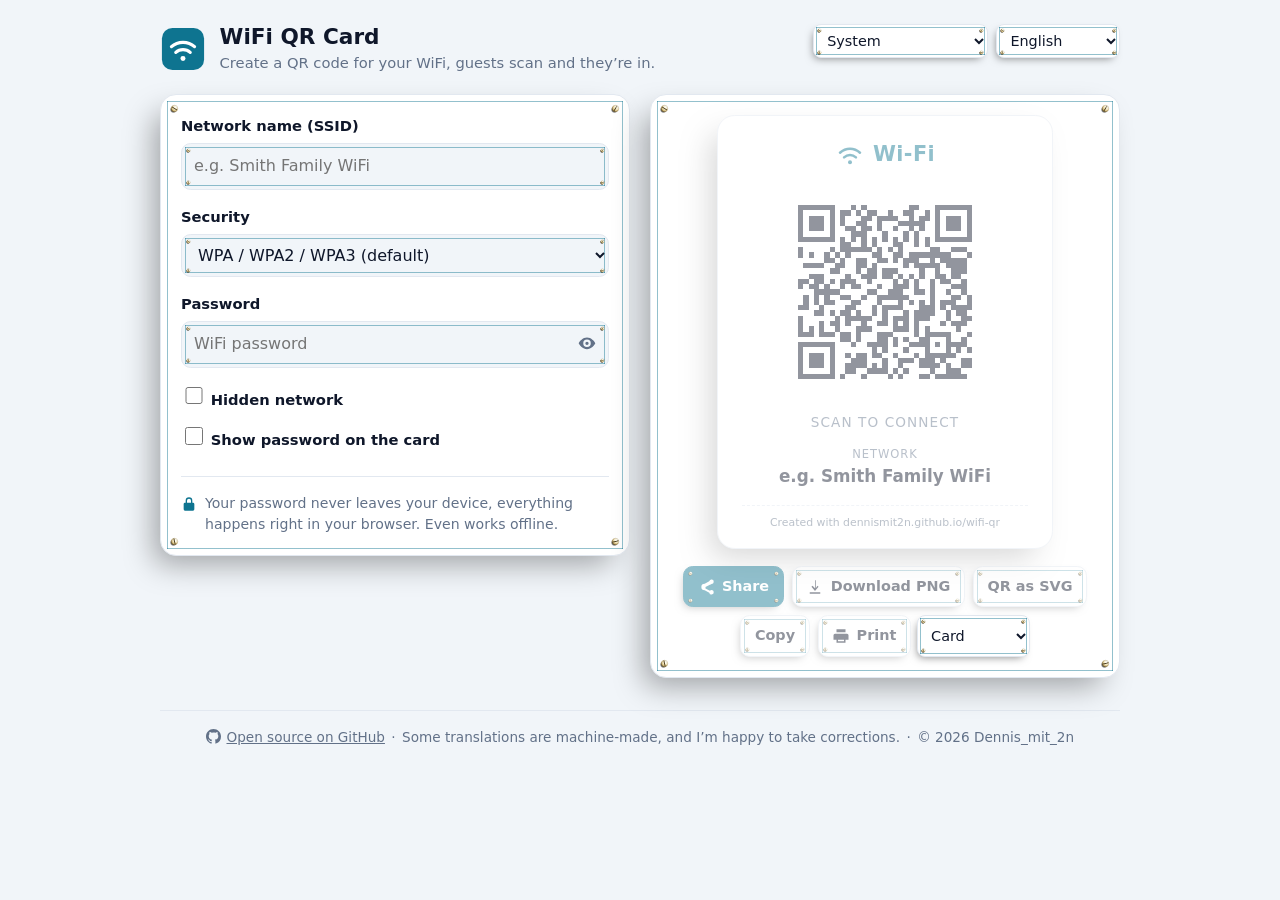
<file: index.html>
<!DOCTYPE html>
<html lang="en">
<head>
  <meta charset="UTF-8">
  <meta name="viewport" content="width=device-width, initial-scale=1">
  <title>WiFi QR Card · wifi-qr</title>
  <meta name="description" content="Create a WiFi QR code card. Guests scan and connect. Free, open source, works offline. Your password never leaves your browser. / WLAN-QR-Code erstellen, kostenlos, offline, ohne Datenübertragung.">
  <link rel="canonical" href="https://dennismit2n.github.io/wifi-qr/">
  <!-- Link preview. og:image must be absolute — crawlers do not resolve relative paths.
       The image is built from tools/promo.html; run tools/make-promo.mjs after changing it. -->
  <meta property="og:type" content="website">
  <meta property="og:site_name" content="WiFi QR Card">
  <meta property="og:title" content="WiFi QR Card · scan &amp; connect">
  <meta property="og:description" content="Create a printable WiFi QR card in your browser. 100% local, free, open source.">
  <meta property="og:url" content="https://dennismit2n.github.io/wifi-qr/">
  <meta property="og:image" content="https://dennismit2n.github.io/wifi-qr/assets/og.png">
  <meta property="og:image:width" content="1200">
  <meta property="og:image:height" content="630">
  <meta property="og:image:alt" content="WiFi QR Card. Guests scan and they’re in. Free, no sign-up, no uploads.">
  <meta property="og:locale" content="en_US">
  <meta property="og:locale:alternate" content="de_DE">
  <meta name="twitter:card" content="summary_large_image">
  <meta name="theme-color" content="#0e7490">
  <link rel="manifest" href="./manifest.webmanifest">
  <link rel="icon" href="./icons/favicon.svg" type="image/svg+xml">
  <link rel="icon" href="./icons/favicon-32.png" sizes="32x32" type="image/png">
  <link rel="apple-touch-icon" href="./icons/apple-touch-icon.png">
  <link rel="stylesheet" href="./css/style.css">
  <!-- Darstellung vor dem ersten Bild: die gemeinsame Wahl aller Werkzeuge (werkstatt.darstellung,
       sonst der alte Schlüssel), sonst entscheidet das System per CSS. data-vision trägt Hoher
       Kontrast, Farbenblind und Umkehr; dieselbe Auflösung steht in js/app.js (Abschnitt theme). -->
  <script>(function(){var v=null,r=document.documentElement,m=window.matchMedia,t=null,s=null;try{v=localStorage.getItem('werkstatt.darstellung')||localStorage.getItem('wifi-qr.theme');}catch(e){}var d=!!(m&&m('(prefers-color-scheme: dark)').matches),k=!!(m&&m('(prefers-contrast: more)').matches);if(v==='light'||v==='dark'){t=v;}else if(v==='hc-dark'||v==='hc-light'){t=v.slice(3);s='contrast';}else if(v==='cvd-dark'||v==='cvd-light'){t=v.slice(4);s='cvd';}else if(v==='invert'){s='invert';}else if(v&&/dark/.test(v)){t='dark';}else if(v&&/light/.test(v)){t='light';}else if(k){t=d?'dark':'light';s='contrast';}if(t){r.setAttribute('data-theme',t);}if(s){r.setAttribute('data-vision',s);}})();</script>
  <!-- Install button: Chrome, Edge and Samsung Internet may announce installability before
       app.js runs, so the event is kept here until the button picks it up (see app.js). -->
  <script>window.addEventListener('beforeinstallprompt',function(e){e.preventDefault();window.deferredInstall=e;if(window.onInstallReady)window.onInstallReady();});</script>
</head>
<body>
<div class="app-shell">
  <header class="site-header">
    <div class="brand">
      <svg class="brand-icon" viewBox="0 0 48 48" aria-hidden="true">
        <rect x="2" y="2" width="44" height="44" rx="11" fill="var(--accent)"/>
        <path d="M12 21.5c6.6-6 17.4-6 24 0" fill="none" stroke="#fff" stroke-width="3.4" stroke-linecap="round"/>
        <path d="M16.5 27.5c4.2-3.8 10.8-3.8 15 0" fill="none" stroke="#fff" stroke-width="3.4" stroke-linecap="round"/>
        <circle cx="24" cy="34" r="2.6" fill="#fff"/>
      </svg>
      <div>
        <h1 data-i18n="appName">WiFi QR Card</h1>
        <p class="tagline" data-i18n="tagline">Create a QR code for your WiFi, guests scan and they’re in.</p>
      </div>
    </div>
    <div class="header-controls">
      <button type="button" id="installBtn" class="install-btn" hidden><svg viewBox="0 0 24 24" width="18" height="18" aria-hidden="true" focusable="false"><path d="M12 4v11m-4.5-4.5L12 15l4.5-4.5M5 19.5h14" fill="none" stroke="currentColor" stroke-width="2" stroke-linecap="round" stroke-linejoin="round"/></svg><span data-i18n="installBtn">Install</span></button>
      <label class="lang-wrap">
        <span class="visually-hidden" data-i18n="themeLabel">Appearance</span>
        <select id="themeSelect" data-i18n-aria="themeLabel"></select>
      </label>
      <label class="lang-wrap">
        <span class="visually-hidden" data-i18n="langLabel">Language</span>
        <select id="langSelect" data-i18n-aria="langLabel"></select>
      </label>
    </div>
  </header>

  <main>
    <section class="panel form-panel" aria-labelledby="formHeading">
      <form id="wifiForm" autocomplete="off" novalidate>
        <div class="field">
          <label for="ssid" data-i18n="ssidLabel">Network name (SSID)</label>
          <input id="ssid" name="wifi-network" type="text" maxlength="32" data-i18n-ph="ssidPlaceholder" autocomplete="off" autocapitalize="none" spellcheck="false">
        </div>

        <div class="field">
          <label for="security" data-i18n="securityLabel">Security</label>
          <select id="security">
            <option value="WPA" selected data-i18n="secWpa">WPA / WPA2 / WPA3 (default)</option>
            <option value="WEP" data-i18n="secWep">WEP (legacy)</option>
            <option value="nopass" data-i18n="secNone">Open (no password)</option>
          </select>
        </div>

        <div class="field" id="passwordField">
          <label for="password" data-i18n="passwordLabel">Password</label>
          <div class="password-wrap">
            <input id="password" name="wifi-key" type="password" maxlength="63" data-i18n-ph="passwordPlaceholder" autocomplete="off" autocapitalize="none" spellcheck="false">
            <button type="button" id="togglePw" class="icon-btn" data-i18n-aria="showPassword" aria-pressed="false">
              <svg viewBox="0 0 24 24" width="20" height="20" aria-hidden="true"><path d="M12 5c-5 0-9 4.5-10 7 1 2.5 5 7 10 7s9-4.5 10-7c-1-2.5-5-7-10-7zm0 11.5A4.5 4.5 0 1 1 12 7.5a4.5 4.5 0 0 1 0 9zM12 10a2 2 0 1 0 0 4 2 2 0 0 0 0-4z" fill="currentColor"/></svg>
            </button>
          </div>
          <p class="error" id="pwError" hidden data-i18n="errNoPassword">Please enter a password.</p>
        </div>

        <div class="field checks">
          <label class="check">
            <input type="checkbox" id="hiddenNet">
            <span data-i18n="hiddenLabel">Hidden network</span>
          </label>
          <label class="check">
            <input type="checkbox" id="showPwOnCard">
            <span data-i18n="showPwOnCard">Show password on the card</span>
          </label>
        </div>
      </form>

      <p class="privacy-note">
        <svg viewBox="0 0 24 24" width="16" height="16" aria-hidden="true"><path d="M12 2a5 5 0 0 0-5 5v3H6a2 2 0 0 0-2 2v8a2 2 0 0 0 2 2h12a2 2 0 0 0 2-2v-8a2 2 0 0 0-2-2h-1V7a5 5 0 0 0-5-5zm-3 8V7a3 3 0 1 1 6 0v3H9z" fill="currentColor"/></svg>
        <span><span data-i18n="privacyNote">Your password never leaves your device.</span>
        <span data-i18n="offlineNote">Even works offline.</span></span>
      </p>
    </section>

    <section class="panel preview-panel">
      <div class="wifi-card" id="card" data-echt>
        <div class="card-head">
          <svg class="card-wifi-icon" viewBox="0 0 48 48" aria-hidden="true">
            <path d="M8 22c9.4-8.5 22.6-8.5 32 0" fill="none" stroke="currentColor" stroke-width="4" stroke-linecap="round"/>
            <path d="M14.5 29.5c5.6-5 13.4-5 19 0" fill="none" stroke="currentColor" stroke-width="4" stroke-linecap="round"/>
            <circle cx="24" cy="37" r="3.2" fill="currentColor"/>
          </svg>
          <span class="card-title" data-i18n="cardTitle">Wi-Fi</span>
        </div>
        <div class="qr-box" id="qrBox" role="img" data-i18n-aria="qrAria" aria-label="WLAN-QR-Code"></div>
        <p class="card-scan" data-i18n="cardScan">Scan to connect</p>
        <div class="card-detail">
          <span class="card-label" data-i18n="cardNetwork">Network</span>
          <span class="card-value" id="cardSsid">&nbsp;</span>
        </div>
        <div class="card-detail" id="cardPwRow" hidden>
          <span class="card-label" data-i18n="cardPassword">Password</span>
          <span class="card-value mono" id="cardPw"></span>
        </div>
        <p class="card-footer"><span data-i18n="cardCreatedWith">Created with</span> dennismit2n.github.io/wifi-qr</p>
      </div>

      <p class="error" id="ssidError" hidden data-i18n="errNoSsid">Please enter a network name.</p>

      <div class="actions">
        <button type="button" id="btnShare" class="btn primary" hidden>
          <svg viewBox="0 0 24 24" width="18" height="18" aria-hidden="true"><path d="M18 8a3 3 0 1 0-2.83-4H15a3 3 0 0 0 .04.49L8.9 7.56a3 3 0 1 0 0 8.88l6.15 3.07A3 3 0 1 0 18 16a3 3 0 0 0-2.15.91l-5.9-2.95a3 3 0 0 0 0-1.92l5.9-2.95A3 3 0 0 0 18 8z" fill="currentColor"/></svg>
          <span data-i18n="btnShare">Share</span>
        </button>
        <button type="button" id="btnPng" class="btn">
          <svg viewBox="0 0 24 24" width="18" height="18" aria-hidden="true"><path d="M12 3v10.6l-3.3-3.3-1.4 1.4L12 17.4l4.7-5.7-1.4-1.4L13 13.6V3h-1zM5 19h14v2H5z" fill="currentColor"/></svg>
          <span data-i18n="btnPng">Download PNG</span>
        </button>
        <button type="button" id="btnSvg" class="btn"><span data-i18n="btnSvg">QR as SVG</span></button>
        <button type="button" id="btnCopy" class="btn"><span data-i18n="btnCopy">Copy</span></button>
        <span class="print-group">
          <button type="button" id="btnPrint" class="btn">
            <svg viewBox="0 0 24 24" width="18" height="18" aria-hidden="true"><path d="M6 3h12v4H6V3zm-2 6h16a2 2 0 0 1 2 2v6h-4v4H6v-4H2v-6a2 2 0 0 1 2-2zm4 8v2h8v-2H8z" fill="currentColor"/></svg>
            <span data-i18n="btnPrint">Print</span>
          </button>
          <select id="printMode" data-i18n-aria="btnPrint">
            <option value="card" data-i18n="printCard">Card</option>
            <option value="tent" data-i18n="printTent">Table tent</option>
          </select>
        </span>
      </div>
      <p class="toast" id="toast" role="status" hidden></p>
    </section>
  </main>

  <footer class="site-footer">
    <a href="https://github.com/Dennismit2n/wifi-qr" rel="noopener">
      <svg viewBox="0 0 16 16" width="15" height="15" aria-hidden="true"><path d="M8 0C3.58 0 0 3.58 0 8c0 3.54 2.29 6.53 5.47 7.59.4.07.55-.17.55-.38 0-.19-.01-.82-.01-1.49-2.01.37-2.53-.49-2.69-.94-.09-.23-.48-.94-.82-1.13-.28-.15-.68-.52-.01-.53.63-.01 1.08.58 1.23.82.72 1.21 1.87.87 2.33.66.07-.52.28-.87.51-1.07-1.78-.2-3.64-.89-3.64-3.95 0-.87.31-1.59.82-2.15-.08-.2-.36-1.02.08-2.12 0 0 .67-.21 2.2.82a7.42 7.42 0 0 1 2-.27c.68 0 1.36.09 2 .27 1.53-1.04 2.2-.82 2.2-.82.44 1.1.16 1.92.08 2.12.51.56.82 1.27.82 2.15 0 3.07-1.87 3.75-3.65 3.95.29.25.54.73.54 1.48 0 1.07-.01 1.93-.01 2.2 0 .21.15.46.55.38A8.01 8.01 0 0 0 16 8c0-4.42-3.58-8-8-8z" fill="currentColor"/></svg>
      <span data-i18n="footerSource">Open source on GitHub</span>
    </a>
    <span class="sep">·</span>
    <span data-i18n="footerTranslate">Some translations are machine-made, and I’m happy to take corrections.</span>
    <span class="sep">·</span>
    <span class="footer-copyright">© 2026 Dennis_mit_2n</span>
  </footer>
</div>

<div id="printArea" aria-hidden="true"></div>

<script src="./js/vendor/qrcode.js"></script>
<script src="./js/vendor/qrcode_UTF8.js"></script>
<script src="./js/i18n.js"></script>
<script src="./js/app.js"></script>
</body>
</html>
</file>
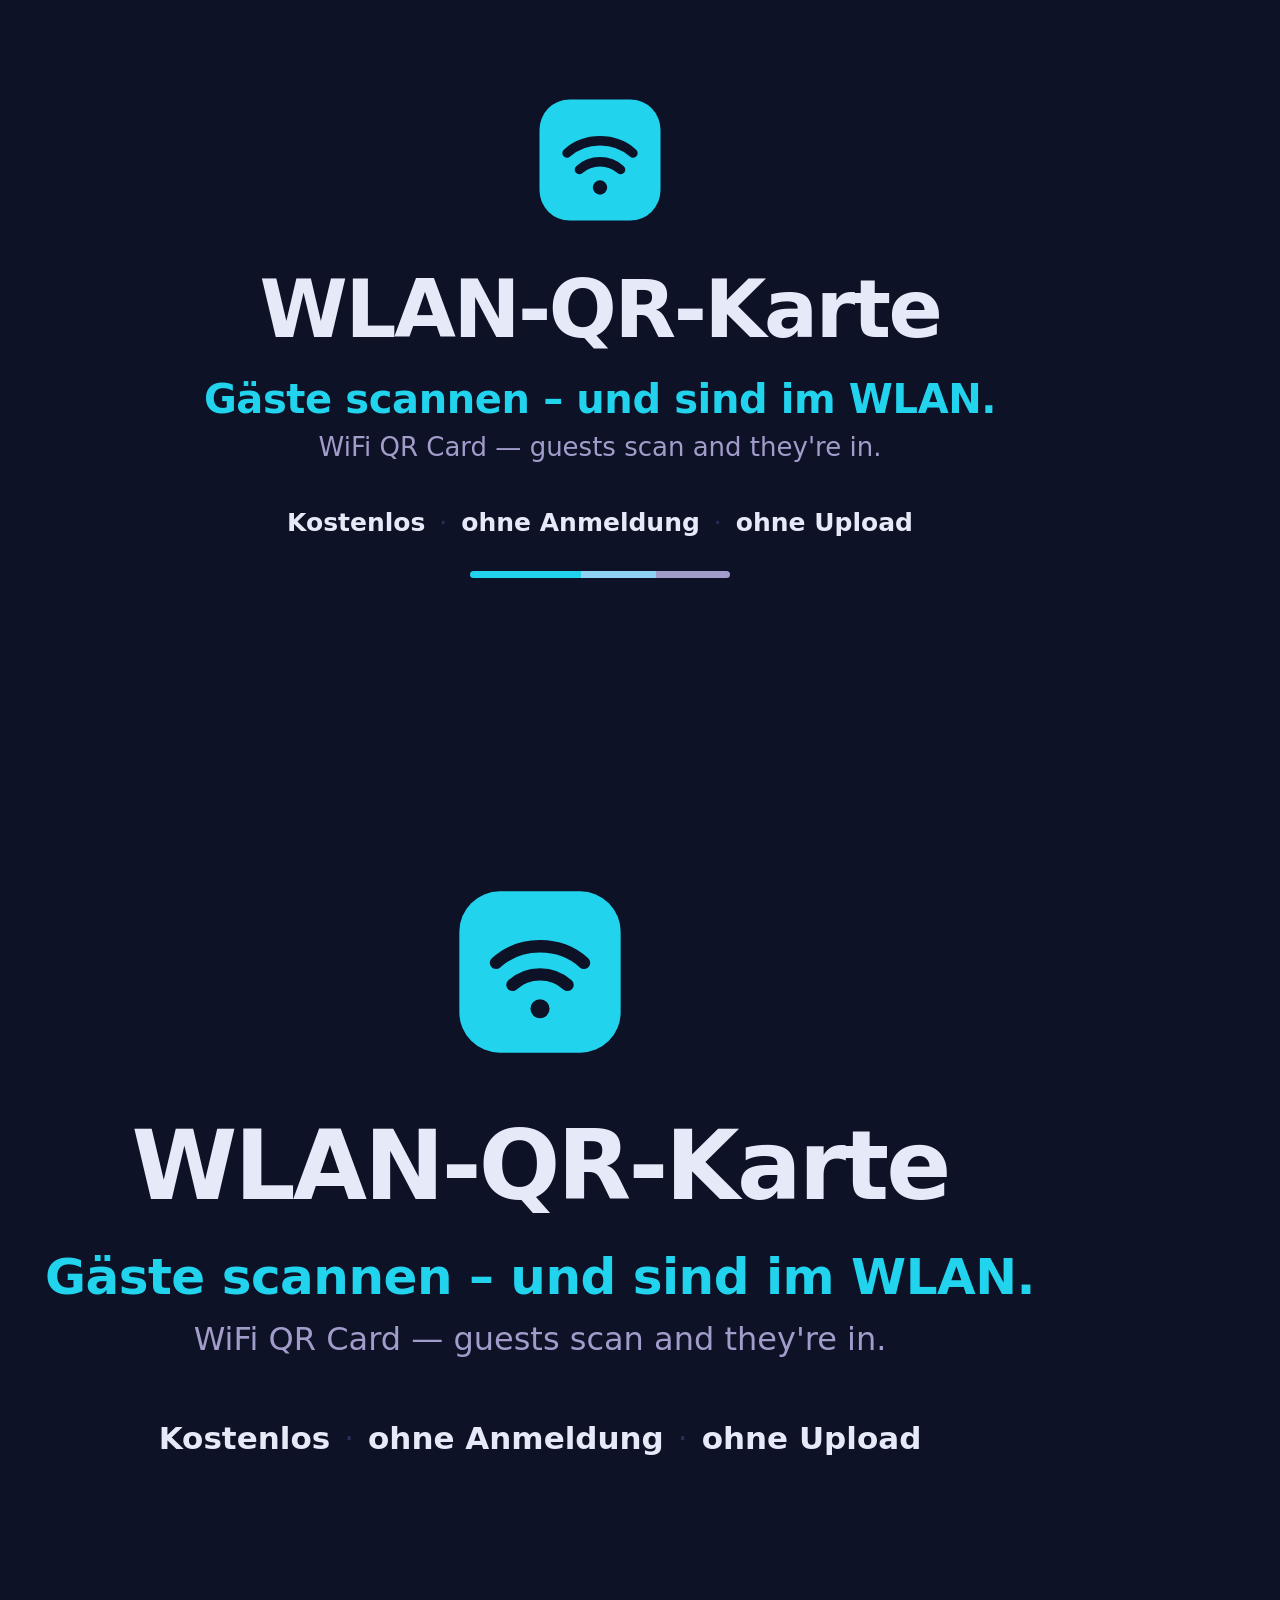
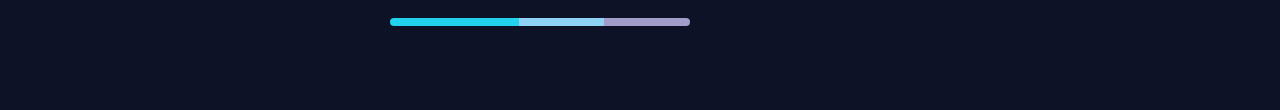
<file: tools/promo.html>
<!doctype html>
<!--
  Vorlage für die Vorschaubilder.

  ACHTUNG, seit 30.07.2026 nicht mehr die maßgebliche Quelle: assets/og.png und
  assets/instagram.png werden inzwischen zentral gebaut, aus
  dennismit2n.github.io/tools/promo/ (marke.mjs + make-bilder.mjs), zusammen mit
  den Bildern aller Schwesterprojekte und den Formaten für Story, LinkedIn, X und
  Twitch. Wer HIER etwas ändert und danach den zentralen Generator laufen lässt,
  verliert die Änderung wieder. Diese Datei bleibt als Vorläufer erhalten — hier
  ist der dunkle Familien-Entwurf entstanden.

  Wird von tools/make-promo.mjs mit Playwright zu PNG gerendert. Bewusst als
  eingecheckte Vorlage statt als fertige Grafik: So lässt sich das Bild
  nachbauen, wenn sich Farbe, Name oder Untertitel ändern — und es benutzt
  dieselben Farbwerte wie die Startseite.

  Farben nachgeschlagen in dennismit2n.github.io/css/style.css:
    --wifi (dunkel) #22d3ee   Toolfarbe; die helle Variante #0e7490 wäre auf
                              dem dunklen Grund zu leise
    --bg   (dunkel) #0D1226
    --text (dunkel) #E6E9F7
    --text-soft     #A29CCB

  Bewusst ohne Farbverlauf: Die Vorlage der Startseite ist eine flache Fläche
  und wiegt 18 KB. Ein Schein im Hintergrund kostet in PNG das Zehnfache,
  ohne dass es in einer Chat-Vorschau jemandem auffällt.

  Zwei Formate:
    og   1200×630  — Vorschaukarte in Messengern und sozialen Netzen
    ig   1080×1080 — quadratisch für Instagram
-->
<html lang="de">
  <head>
    <meta charset="utf-8" />
    <style>
      * { margin: 0; padding: 0; box-sizing: border-box; }
      body { background: #0d1226; }

      .karte {
        position: relative;
        display: flex;
        flex-direction: column;
        align-items: center;
        justify-content: center;
        background: #0d1226;
        color: #e6e9f7;
        font-family: system-ui, -apple-system, 'Segoe UI', Roboto, 'Helvetica Neue', Arial, sans-serif;
        text-align: center;
        overflow: hidden;
      }
      .karte.og { width: 1200px; height: 630px; }
      .karte.ig { width: 1080px; height: 1080px; }

      .inhalt { position: relative; display: flex; flex-direction: column; align-items: center; }

      .marke { display: block; }
      .og .marke { width: 132px; height: 132px; margin-bottom: 44px; }
      .ig .marke { width: 176px; height: 176px; margin-bottom: 58px; }

      .name { font-weight: 800; letter-spacing: -0.03em; line-height: 1; }
      .og .name { font-size: 80px; }
      .ig .name { font-size: 96px; }

      .frage { color: #22d3ee; font-weight: 600; letter-spacing: -0.01em; }
      .og .frage { font-size: 40px; margin-top: 26px; }
      .ig .frage { font-size: 50px; margin-top: 34px; }

      .en { color: #a29ccb; font-weight: 400; }
      .og .en { font-size: 26px; margin-top: 10px; }
      .ig .en { font-size: 32px; margin-top: 14px; }

      .versprechen {
        color: #a29ccb;
        display: flex;
        align-items: center;
        gap: 14px;
        flex-wrap: wrap;
        justify-content: center;
      }
      .og .versprechen { font-size: 25px; margin-top: 46px; }
      .ig .versprechen { font-size: 31px; margin-top: 62px; }
      .versprechen b { color: #e6e9f7; font-weight: 600; }
      .punkt { color: #263056; }

      /* Derselbe Farbstreifen wie auf der Startseite, nur mit dem Türkis vorn. */
      .streifen { position: absolute; display: flex; border-radius: 99px; overflow: hidden; }
      .og .streifen { bottom: 52px; width: 260px; height: 7px; }
      .ig .streifen { bottom: 84px; width: 300px; height: 8px; }
      .streifen span { height: 100%; }
      .s1 { background: #22d3ee; flex: 3; }
      .s2 { background: #8fd3f4; flex: 2; }
      .s3 { background: #a29ccb; flex: 2; }
    </style>
  </head>
  <body>
    <div class="karte og" id="og">
      <div class="inhalt">
        <!-- Symbol wie assets/wifi-qr.svg der Startseite, nur in der dunklen Toolfarbe,
             damit es auf dem dunklen Grund trägt. -->
        <svg class="marke" viewBox="0 0 48 48" aria-hidden="true">
          <rect x="2" y="2" width="44" height="44" rx="11" fill="#22d3ee" />
          <g fill="none" stroke="#0d1226" stroke-width="3.4" stroke-linecap="round">
            <path d="M12 21.5c6.6-6 17.4-6 24 0" />
            <path d="M16.5 27.5c4.2-3.8 10.8-3.8 15 0" />
          </g>
          <circle cx="24" cy="34" r="2.6" fill="#0d1226" />
        </svg>
        <div class="name">WLAN-QR-Karte</div>
        <div class="frage">Gäste scannen – und sind im WLAN.</div>
        <div class="en">WiFi QR Card — guests scan and they're in.</div>
        <div class="versprechen">
          <span><b>Kostenlos</b></span><span class="punkt">·</span>
          <span><b>ohne Anmeldung</b></span><span class="punkt">·</span>
          <span><b>ohne Upload</b></span>
        </div>
      </div>
      <div class="streifen"><span class="s1"></span><span class="s2"></span><span class="s3"></span></div>
    </div>

    <div class="karte ig" id="ig">
      <div class="inhalt">
        <svg class="marke" viewBox="0 0 48 48" aria-hidden="true">
          <rect x="2" y="2" width="44" height="44" rx="11" fill="#22d3ee" />
          <g fill="none" stroke="#0d1226" stroke-width="3.4" stroke-linecap="round">
            <path d="M12 21.5c6.6-6 17.4-6 24 0" />
            <path d="M16.5 27.5c4.2-3.8 10.8-3.8 15 0" />
          </g>
          <circle cx="24" cy="34" r="2.6" fill="#0d1226" />
        </svg>
        <div class="name">WLAN-QR-Karte</div>
        <div class="frage">Gäste scannen – und sind im WLAN.</div>
        <div class="en">WiFi QR Card — guests scan and they're in.</div>
        <div class="versprechen">
          <span><b>Kostenlos</b></span><span class="punkt">·</span>
          <span><b>ohne Anmeldung</b></span><span class="punkt">·</span>
          <span><b>ohne Upload</b></span>
        </div>
      </div>
      <div class="streifen"><span class="s1"></span><span class="s2"></span><span class="s3"></span></div>
    </div>
  </body>
</html>
</file>
<file: css/style.css>
/* wifi-qr — mobile-first, light/dark via prefers-color-scheme, print styles at the end */

:root {
  color-scheme: light;
  --accent: #0e7490;
  --accent-strong: #155e75;
  --bg: #f1f5f9;
  --panel: #ffffff;
  --text: #0f172a;
  --text-soft: #627188;   /* 4,52 auf --bg (vorher #64748b: 4,34) */
  --border: #e2e8f0;
  --error: #dc2626;
  --card-bg: #ffffff;
  --card-text: #0f172a;
  --card-soft: #64748b;
  --shadow: 0 10px 30px rgba(15, 23, 42, 0.10);
}

/* Dark theme comes in two doors with identical furniture:
   1) system preference (unless the user forced light),
   2) the theme dropdown forcing dark. Keep both in sync! */
@media (prefers-color-scheme: dark) {
  :root:not([data-theme="light"]) {
    color-scheme: dark;
    --accent: #22d3ee;
    --accent-strong: #67e8f9;
    --bg: #0b1220;
    --panel: #101a2c;
    --text: #e2e8f0;
    --text-soft: #94a3b8;
    --border: #1e293b;
    --error: #f87171;
    --shadow: 0 10px 30px rgba(0, 0, 0, 0.5);
    /* the card itself stays light: it is a preview of a printed object */
  }
}

:root[data-theme="dark"] {
  color-scheme: dark;
  --accent: #22d3ee;
  --accent-strong: #67e8f9;
  --bg: #0b1220;
  --panel: #101a2c;
  --text: #e2e8f0;
  --text-soft: #94a3b8;
  --border: #1e293b;
  --error: #f87171;
  --shadow: 0 10px 30px rgba(0, 0, 0, 0.5);
  /* the card itself stays light: it is a preview of a printed object */
}

* { box-sizing: border-box; }

html { -webkit-text-size-adjust: 100%; }

body {
  margin: 0;
  font-family: system-ui, -apple-system, "Segoe UI", Roboto, "Noto Sans", sans-serif;
  background: var(--bg);
  color: var(--text);
  line-height: 1.5;
}

.visually-hidden {
  position: absolute;
  width: 1px; height: 1px;
  margin: -1px; padding: 0;
  overflow: hidden;
  clip: rect(0 0 0 0);
  white-space: nowrap;
}

.app-shell {
  max-width: 62rem;
  margin: 0 auto;
  padding: 1rem 1rem 2rem;
}

/* ---------- header ---------- */

.site-header {
  display: flex;
  flex-wrap: wrap;
  align-items: flex-start;
  gap: 0.75rem 1rem;
  padding: 0.5rem 0 1.25rem;
}

.brand {
  display: flex;
  align-items: center;
  gap: 0.85rem;
  flex: 1 1 18rem;
}

.brand-icon { width: 46px; height: 46px; flex: none; }

.brand h1 { margin: 0; font-size: 1.35rem; line-height: 1.2; }

.tagline { margin: 0.15rem 0 0; color: var(--text-soft); font-size: 0.92rem; }

.header-controls { display: flex; align-items: center; gap: 0.5rem; }

.lang-wrap select,
#printMode,
.install-btn {
  background: var(--panel);
  color: var(--text);
  border: 1px solid var(--border);
  border-radius: 0.5rem;
  padding: 0.45rem 0.6rem;
  font: inherit;
  font-size: 0.9rem;
}

/* Install button: looks like the selects next to it, hidden until the browser offers
   installation (see app.js). On phones it gets a full row of its own. */
.install-btn {
  display: inline-flex;
  align-items: center;
  justify-content: center;
  gap: 0.4rem;
  font-weight: 600;
  white-space: nowrap;
  cursor: pointer;
}
.install-btn[hidden] { display: none; }
.install-btn svg { flex: none; }
.install-btn:focus-visible { outline: 2px solid var(--accent); outline-offset: 2px; }
@media (max-width: 560px) {
  .header-controls { flex: 1 1 100%; flex-wrap: wrap; }
  .install-btn { flex: 1 1 100%; }
}

/* ---------- layout ---------- */

main {
  display: grid;
  gap: 1.25rem;
  /* minmax(0, 1fr) statt 1fr: Sonst wird die Spalte so breit wie ihr breitester Inhalt, auf Russisch
     schob das bei 320 px das Formular ueber den Rand. */
  grid-template-columns: minmax(0, 1fr);
  align-items: start;
}

@media (min-width: 760px) {
  main { grid-template-columns: minmax(0, 1fr) minmax(0, 1fr); }
}

.panel {
  background: var(--panel);
  border: 1px solid var(--border);
  border-radius: 1rem;
  padding: 1.25rem;
}

/* ---------- form ---------- */

.field { margin-bottom: 1rem; }

.field label { display: block; font-weight: 600; font-size: 0.92rem; margin-bottom: 0.35rem; }

.field input[type="text"],
.field input[type="password"],
.field select {
  width: 100%;
  font: inherit;
  color: var(--text);
  background: var(--bg);
  border: 1px solid var(--border);
  border-radius: 0.6rem;
  padding: 0.65rem 0.75rem;
}

.field input:focus-visible,
.field select:focus-visible,
.btn:focus-visible,
.icon-btn:focus-visible {
  outline: 2px solid var(--accent);
  outline-offset: 1px;
}

.password-wrap { position: relative; }

.password-wrap input { padding-right: 2.8rem; }

.icon-btn {
  position: absolute;
  right: 0.3rem;
  top: 50%;
  transform: translateY(-50%);
  border: none;
  background: none;
  color: var(--text-soft);
  padding: 0.45rem;
  cursor: pointer;
  border-radius: 0.5rem;
}

.icon-btn[aria-pressed="true"] { color: var(--accent); }

.checks { display: grid; gap: 0.5rem; }

.check {
  display: flex;
  align-items: center;
  gap: 0.55rem;
  font-size: 0.95rem;
  cursor: pointer;
}

.check input { width: 1.1rem; height: 1.1rem; accent-color: var(--accent); }

.error { color: var(--error); font-size: 0.88rem; margin: 0.5rem 0 0; }

.privacy-note {
  display: flex;
  align-items: flex-start;
  gap: 0.5rem;
  margin: 1.25rem 0 0;
  padding-top: 1rem;
  border-top: 1px solid var(--border);
  color: var(--text-soft);
  font-size: 0.88rem;
}

.privacy-note svg { flex: none; margin-top: 0.15rem; color: var(--accent); }

/* ---------- the card ---------- */

.preview-panel { display: flex; flex-direction: column; align-items: center; }

.wifi-card {
  width: min(100%, 21rem);
  background: var(--card-bg);
  color: var(--card-text);
  border-radius: 1.1rem;
  border: 1px solid #e2e8f0;
  box-shadow: var(--shadow);
  padding: 1.4rem 1.5rem 1rem;
  text-align: center;
  transition: opacity 0.2s;
}

.wifi-card.is-demo { opacity: 0.45; }

.card-head {
  display: flex;
  align-items: center;
  justify-content: center;
  gap: 0.5rem;
  color: #0e7490;
  margin-bottom: 0.9rem;
}

.card-wifi-icon { width: 30px; height: 30px; }

.card-title { font-size: 1.3rem; font-weight: 700; letter-spacing: 0.02em; }

.qr-box {
  display: flex;
  justify-content: center;
  margin: 0 auto;
}

.qr-box svg {
  width: min(100%, 13.5rem);
  height: auto;
  display: block;
}

.card-scan {
  margin: 0.7rem 0 0.9rem;
  font-size: 0.85rem;
  color: var(--card-soft);
  text-transform: uppercase;
  letter-spacing: 0.08em;
}

.card-detail { margin: 0.4rem 0; }

.card-label {
  display: block;
  font-size: 0.72rem;
  text-transform: uppercase;
  letter-spacing: 0.08em;
  color: var(--card-soft);
}

.card-value {
  display: block;
  font-weight: 700;
  font-size: 1.05rem;
  overflow-wrap: anywhere;
}

.card-value.mono { font-family: ui-monospace, "Cascadia Mono", Consolas, monospace; font-weight: 600; }

.card-footer {
  margin: 1rem 0 0;
  padding-top: 0.6rem;
  border-top: 1px dashed #e2e8f0;
  font-size: 0.68rem;
  color: #69788c;   /* 4,50 auf der weißen Karte (vorher #94a3b8: 2,56) */
}

/* ---------- actions ---------- */

.actions {
  display: flex;
  flex-wrap: wrap;
  justify-content: center;
  gap: 0.5rem;
  margin-top: 1.1rem;
}

.btn {
  display: inline-flex;
  align-items: center;
  gap: 0.4rem;
  font: inherit;
  font-size: 0.9rem;
  font-weight: 600;
  color: var(--text);
  background: var(--panel);
  border: 1px solid var(--border);
  border-radius: 0.6rem;
  padding: 0.55rem 0.85rem;
  cursor: pointer;
}

.btn:hover:not(:disabled) { border-color: var(--accent); color: var(--accent-strong); }

.btn.primary {
  background: var(--accent);
  border-color: var(--accent);
  color: #fff;
}

@media (prefers-color-scheme: dark) {
  :root:not([data-theme="light"]) .btn.primary { color: #0b1220; }
}
:root[data-theme="dark"] .btn.primary { color: #0b1220; }

.btn.primary:hover:not(:disabled) { background: var(--accent-strong); color: #fff; }

@media (prefers-color-scheme: dark) {
  :root:not([data-theme="light"]) .btn.primary:hover:not(:disabled) { color: #0b1220; }
}
:root[data-theme="dark"] .btn.primary:hover:not(:disabled) { color: #0b1220; }

.btn:disabled { opacity: 0.45; cursor: not-allowed; }

.print-group { display: inline-flex; gap: 0.35rem; }

.toast {
  margin: 0.8rem 0 0;
  font-size: 0.9rem;
  color: var(--accent-strong);
  font-weight: 600;
}

/* ---------- footer ---------- */

.site-footer {
  margin-top: 2rem;
  padding-top: 1rem;
  border-top: 1px solid var(--border);
  color: var(--text-soft);
  font-size: 0.85rem;
  display: flex;
  flex-wrap: wrap;
  align-items: center;
  justify-content: center;
  gap: 0.4rem;
  text-align: center;
}

.site-footer a {
  color: inherit;
  display: inline-flex;
  align-items: center;
  gap: 0.35rem;
}

.site-footer a:hover { color: var(--accent-strong); }

/* ---------- print ---------- */

#printArea { display: none; }

@media print {
  .app-shell { display: none !important; }

  body { background: #fff; }

  #printArea { display: block; }

  #printArea .wifi-card {
    width: 85mm;
    margin: 8mm auto;
    box-shadow: none;
    border: 1px solid #cbd5e1;
    opacity: 1;
    page-break-inside: avoid;
  }

  /* table tent: two mirrored halves, fold between them */
  #printArea.tent .tent-half {
    height: 128mm;
    display: flex;
    align-items: center;
    justify-content: center;
    page-break-inside: avoid;
  }

  #printArea.tent .tent-half .wifi-card { margin: 0; }

  #printArea.tent .tent-half.flip { transform: rotate(180deg); }

  #printArea.tent .fold-line {
    border-top: 1px dashed #94a3b8;
    height: 0;
  }
}

/* ---------- Sehhilfen: Hoher Kontrast, Farbenblind, Umgekehrte Farben ----------
   (31.10.2026) Eine Wahl für die ganze Werkstatt: localStorage
   „werkstatt.darstellung“, alle Werkzeuge liegen auf einem Ursprung. Das
   Kopf-Skript setzt data-theme (light/dark, wie bisher) und data-vision
   (contrast, cvd, invert). Die beiden Farbblöcke oben bleiben, wie sie sind. */

/* Hoher Kontrast dunkel: Schwarz, Schrift #E0E0E0 (15,91:1), jede Farbe 7:1 */
:root[data-vision="contrast"][data-theme="dark"] {
  --bg: #000000;
  --panel: #000000;
  --text: #E0E0E0;
  --text-soft: #C4C4C4;   /* 12,04 */
  --border: #A0A0A0;      /* 8,03 */
  --shadow: none;
}

/* Hoher Kontrast hell: Weiß, Schrift Schwarz, gleiche Farbtöne nachgedunkelt */
:root[data-vision="contrast"][data-theme="light"] {
  --accent: #005F78;      /* 7,22, auch Weiß auf dem Knopf */
  --accent-strong: #155E75;
  --bg: #FFFFFF;
  --panel: #FFFFFF;
  --text: #000000;
  --text-soft: #2B2B2B;   /* 14,16 */
  --border: #585757;      /* 7,20 */
  --error: #B2000F;       /* 7,24 */
  --shadow: none;
}

/* Die Karte bleibt weiß, sie ist die Druckvorschau. Im Hohen Kontrast werden
   ihre leisen Grautöne (bis 2,56:1 in der Fußzeile) auf 7:1 nachgedunkelt. */
:root[data-vision="contrast"] {
  --card-soft: #49586E;   /* 7,23 */
}
:root[data-vision="contrast"] .card-head { color: #005F78; }
:root[data-vision="contrast"] .card-footer { color: #4B586B; border-top-color: #585757; }
:root[data-vision="contrast"] .wifi-card { border: 2px solid #585757; }
/* Das Beispiel vor der ersten Eingabe ist sonst nur blasser (45 %), das reißt
   jeden Kontrast. Hier steht es voll da und trägt einen gestrichelten Rahmen. */
:root[data-vision="contrast"] .wifi-card.is-demo { opacity: 1; border-style: dashed; }
:root[data-vision="contrast"] :is(.panel, .btn, .field input, .field select, .lang-wrap select, #printMode, .install-btn) { border-width: 2px; }
:root[data-vision="contrast"] :focus-visible { outline: 3px solid var(--accent); outline-offset: 2px; }
/* Am Handy teilen sich Darstellung und Sprache eine Zeile. Ein Auswahlfeld ist
   so breit wie sein längster Eintrag, und das ist seit den acht Darstellungen
   „Hoher Kontrast dunkel“ (ru „Для дальтоников, светлая“). Ohne diese Regel
   rutschten die Felder bei 320 px in zwei Zeilen; die Darstellung bekommt den
   größeren Teil, ein zu langer Eintrag wird im Feld gekappt. */
@media (max-width: 560px) {
  .header-controls .lang-wrap { flex: 1 1 0; min-width: 0; }
  .header-controls .lang-wrap:has(#themeSelect) { flex-grow: 1.6; }
  .header-controls .lang-wrap select { width: 100%; min-width: 0; }
}
:root[data-vision="contrast"] .site-footer a { text-decoration: underline; }

/* Farbenblind: Fehler in Zinnober (Okabe-Ito) statt Rot, bleibt bei Rot- und
   Grünschwäche sichtbar. Die Fehlermeldung steht ohnehin als Text da. */
:root[data-vision="cvd"][data-theme="light"] { --error: #B75000; }  /* 4,61 */
:root[data-vision="cvd"][data-theme="dark"] { --error: #D76004; }   /* 4,61 */

/* Umgekehrte Farben wie der Farbfilter von Windows. Die Karte samt QR-Code
   ist der Inhalt: sie wird ein zweites Mal umgedreht und bleibt so echt
   (data-echt), damit der Code scannt und aussieht wie gedruckt. */
:root[data-vision="invert"] { filter: invert(1); }
:root[data-vision="invert"] :is(img:not([src*=".svg"]), video, [data-echt]):not([data-echt] *) { filter: invert(1); }
/* Umdrehen erhält den WCAG-Kontrast nicht. Im Dunkeln kämen Akzent und
   Fehler umgedreht auf 3,79 und 3,19; leicht angehoben halten sie 4,6. */
@media (prefers-color-scheme: dark) {
  :root[data-vision="invert"] {
    --accent: #38DEF9;
    --error: #FF8E8B;
  }
}
/* Gedruckt wird nie umgedreht */
@media print {
  :root[data-vision="invert"],
  :root[data-vision="invert"] :is(img:not([src*=".svg"]), video, [data-echt]):not([data-echt] *) { filter: none; }
}

/* Beschlag (12.11.2026): Alles mit Rahmen trägt einen eckigen Innenrahmen in der Rundung und
   vier kleine Schrauben in Weißgold, wie die Kacheln der Startseite. Licht von rechts
   oben, darum fallen die Schatten nach links unten. Der Beschlag liegt als acht
   Hintergrund-Ebenen (--beschlag: vier Schrauben, vier Linien) vor dem eigenen Grund
   jedes Bauteils. Die Namen beginnen mit bsl-, weil viele Werkzeuge --bg selbst
   für ihre Hintergrundfarbe benutzen. --bsl-i Abstand des Rahmens von der Innenkante, --bsl-g Schraubengröße,
   --bsl-a Abstand der Schraube vom Rahmen, --bsl-l Linienfarbe. Gebaut mit einbau.py. */
:root {
  --schraube-1: url("data:image/svg+xml,%3Csvg xmlns='http://www.w3.org/2000/svg' viewBox='0 0 12 12'%3E%3Cdefs%3E%3CradialGradient id='s' cx='42%' cy='58%' r='50%'%3E%3Cstop offset='55%' stop-opacity='.6'/%3E%3Cstop offset='100%' stop-opacity='0'/%3E%3C/radialGradient%3E%3CradialGradient id='k' cx='66%' cy='30%' r='78%'%3E%3Cstop offset='0' stop-color='%23FFFFFF'/%3E%3Cstop offset='.2' stop-color='%23FFFCEE'/%3E%3Cstop offset='.5' stop-color='%23F1E4BC'/%3E%3Cstop offset='.8' stop-color='%23C4A964'/%3E%3Cstop offset='1' stop-color='%237A6226'/%3E%3C/radialGradient%3E%3ClinearGradient id='m' x1='1' y1='0' x2='0' y2='1'%3E%3Cstop offset='0' stop-color='%238A6A22' stop-opacity='.55'/%3E%3Cstop offset='.5' stop-color='%23FFF3C4' stop-opacity='0'/%3E%3Cstop offset='1' stop-color='%23FFFBEA' stop-opacity='.7'/%3E%3C/linearGradient%3E%3C/defs%3E%3Ccircle cx='5.1' cy='6.9' r='5' fill='url(%23s)'/%3E%3Ccircle cx='6' cy='6' r='4.3' fill='url(%23k)'/%3E%3Ccircle cx='6' cy='6' r='4.3' fill='none' stroke='%23553E0C' stroke-opacity='.6' stroke-width='.45'/%3E%3Ccircle cx='6' cy='6' r='2.9' fill='none' stroke='url(%23m)' stroke-width='.5'/%3E%3Cg transform='rotate(32 6 6)'%3E%3Cpath d='M2.5 6h7' stroke='%233A2A07' stroke-width='1.2' stroke-linecap='round'/%3E%3Cpath d='M2.7 6.62h6.6' stroke='%23FFF7DA' stroke-opacity='.75' stroke-width='.3' stroke-linecap='round'/%3E%3C/g%3E%3Cellipse cx='7.7' cy='3.9' rx='1.05' ry='.6' transform='rotate(-35 7.7 3.9)' fill='%23FFFFFF' fill-opacity='.9'/%3E%3C/svg%3E");
  --schraube-2: url("data:image/svg+xml,%3Csvg xmlns='http://www.w3.org/2000/svg' viewBox='0 0 12 12'%3E%3Cdefs%3E%3CradialGradient id='s' cx='42%' cy='58%' r='50%'%3E%3Cstop offset='55%' stop-opacity='.6'/%3E%3Cstop offset='100%' stop-opacity='0'/%3E%3C/radialGradient%3E%3CradialGradient id='k' cx='66%' cy='30%' r='78%'%3E%3Cstop offset='0' stop-color='%23FFFFFF'/%3E%3Cstop offset='.2' stop-color='%23FFFCEE'/%3E%3Cstop offset='.5' stop-color='%23F1E4BC'/%3E%3Cstop offset='.8' stop-color='%23C4A964'/%3E%3Cstop offset='1' stop-color='%237A6226'/%3E%3C/radialGradient%3E%3ClinearGradient id='m' x1='1' y1='0' x2='0' y2='1'%3E%3Cstop offset='0' stop-color='%238A6A22' stop-opacity='.55'/%3E%3Cstop offset='.5' stop-color='%23FFF3C4' stop-opacity='0'/%3E%3Cstop offset='1' stop-color='%23FFFBEA' stop-opacity='.7'/%3E%3C/linearGradient%3E%3C/defs%3E%3Ccircle cx='5.1' cy='6.9' r='5' fill='url(%23s)'/%3E%3Ccircle cx='6' cy='6' r='4.3' fill='url(%23k)'/%3E%3Ccircle cx='6' cy='6' r='4.3' fill='none' stroke='%23553E0C' stroke-opacity='.6' stroke-width='.45'/%3E%3Ccircle cx='6' cy='6' r='2.9' fill='none' stroke='url(%23m)' stroke-width='.5'/%3E%3Cg transform='rotate(-58 6 6)'%3E%3Cpath d='M2.5 6h7' stroke='%233A2A07' stroke-width='1.2' stroke-linecap='round'/%3E%3Cpath d='M2.7 6.62h6.6' stroke='%23FFF7DA' stroke-opacity='.75' stroke-width='.3' stroke-linecap='round'/%3E%3C/g%3E%3Cellipse cx='7.7' cy='3.9' rx='1.05' ry='.6' transform='rotate(-35 7.7 3.9)' fill='%23FFFFFF' fill-opacity='.9'/%3E%3C/svg%3E");
  --schraube-3: url("data:image/svg+xml,%3Csvg xmlns='http://www.w3.org/2000/svg' viewBox='0 0 12 12'%3E%3Cdefs%3E%3CradialGradient id='s' cx='42%' cy='58%' r='50%'%3E%3Cstop offset='55%' stop-opacity='.6'/%3E%3Cstop offset='100%' stop-opacity='0'/%3E%3C/radialGradient%3E%3CradialGradient id='k' cx='66%' cy='30%' r='78%'%3E%3Cstop offset='0' stop-color='%23FFFFFF'/%3E%3Cstop offset='.2' stop-color='%23FFFCEE'/%3E%3Cstop offset='.5' stop-color='%23F1E4BC'/%3E%3Cstop offset='.8' stop-color='%23C4A964'/%3E%3Cstop offset='1' stop-color='%237A6226'/%3E%3C/radialGradient%3E%3ClinearGradient id='m' x1='1' y1='0' x2='0' y2='1'%3E%3Cstop offset='0' stop-color='%238A6A22' stop-opacity='.55'/%3E%3Cstop offset='.5' stop-color='%23FFF3C4' stop-opacity='0'/%3E%3Cstop offset='1' stop-color='%23FFFBEA' stop-opacity='.7'/%3E%3C/linearGradient%3E%3C/defs%3E%3Ccircle cx='5.1' cy='6.9' r='5' fill='url(%23s)'/%3E%3Ccircle cx='6' cy='6' r='4.3' fill='url(%23k)'/%3E%3Ccircle cx='6' cy='6' r='4.3' fill='none' stroke='%23553E0C' stroke-opacity='.6' stroke-width='.45'/%3E%3Ccircle cx='6' cy='6' r='2.9' fill='none' stroke='url(%23m)' stroke-width='.5'/%3E%3Cg transform='rotate(78 6 6)'%3E%3Cpath d='M2.5 6h7' stroke='%233A2A07' stroke-width='1.2' stroke-linecap='round'/%3E%3Cpath d='M2.7 6.62h6.6' stroke='%23FFF7DA' stroke-opacity='.75' stroke-width='.3' stroke-linecap='round'/%3E%3C/g%3E%3Cellipse cx='7.7' cy='3.9' rx='1.05' ry='.6' transform='rotate(-35 7.7 3.9)' fill='%23FFFFFF' fill-opacity='.9'/%3E%3C/svg%3E");
  --schraube-4: url("data:image/svg+xml,%3Csvg xmlns='http://www.w3.org/2000/svg' viewBox='0 0 12 12'%3E%3Cdefs%3E%3CradialGradient id='s' cx='42%' cy='58%' r='50%'%3E%3Cstop offset='55%' stop-opacity='.6'/%3E%3Cstop offset='100%' stop-opacity='0'/%3E%3C/radialGradient%3E%3CradialGradient id='k' cx='66%' cy='30%' r='78%'%3E%3Cstop offset='0' stop-color='%23FFFFFF'/%3E%3Cstop offset='.2' stop-color='%23FFFCEE'/%3E%3Cstop offset='.5' stop-color='%23F1E4BC'/%3E%3Cstop offset='.8' stop-color='%23C4A964'/%3E%3Cstop offset='1' stop-color='%237A6226'/%3E%3C/radialGradient%3E%3ClinearGradient id='m' x1='1' y1='0' x2='0' y2='1'%3E%3Cstop offset='0' stop-color='%238A6A22' stop-opacity='.55'/%3E%3Cstop offset='.5' stop-color='%23FFF3C4' stop-opacity='0'/%3E%3Cstop offset='1' stop-color='%23FFFBEA' stop-opacity='.7'/%3E%3C/linearGradient%3E%3C/defs%3E%3Ccircle cx='5.1' cy='6.9' r='5' fill='url(%23s)'/%3E%3Ccircle cx='6' cy='6' r='4.3' fill='url(%23k)'/%3E%3Ccircle cx='6' cy='6' r='4.3' fill='none' stroke='%23553E0C' stroke-opacity='.6' stroke-width='.45'/%3E%3Ccircle cx='6' cy='6' r='2.9' fill='none' stroke='url(%23m)' stroke-width='.5'/%3E%3Cg transform='rotate(-14 6 6)'%3E%3Cpath d='M2.5 6h7' stroke='%233A2A07' stroke-width='1.2' stroke-linecap='round'/%3E%3Cpath d='M2.7 6.62h6.6' stroke='%23FFF7DA' stroke-opacity='.75' stroke-width='.3' stroke-linecap='round'/%3E%3C/g%3E%3Cellipse cx='7.7' cy='3.9' rx='1.05' ry='.6' transform='rotate(-35 7.7 3.9)' fill='%23FFFFFF' fill-opacity='.9'/%3E%3C/svg%3E");
}
.lang-wrap select,
#printMode,
.install-btn,
.panel,
.field input[type="text"],
.field input[type="password"],
.field select,
.btn {
  --bsl-i: 2px;
  --bsl-g: 4.5px;
  --bsl-a: 1px;
  --bsl-l: currentColor;
  --beschlag:
    var(--schraube-1) left calc(var(--bsl-i) + var(--bsl-a)) top calc(var(--bsl-i) + var(--bsl-a)) / var(--bsl-g) var(--bsl-g) no-repeat,
    var(--schraube-2) right calc(var(--bsl-i) + var(--bsl-a)) top calc(var(--bsl-i) + var(--bsl-a)) / var(--bsl-g) var(--bsl-g) no-repeat,
    var(--schraube-3) left calc(var(--bsl-i) + var(--bsl-a)) bottom calc(var(--bsl-i) + var(--bsl-a)) / var(--bsl-g) var(--bsl-g) no-repeat,
    var(--schraube-4) right calc(var(--bsl-i) + var(--bsl-a)) bottom calc(var(--bsl-i) + var(--bsl-a)) / var(--bsl-g) var(--bsl-g) no-repeat,
    linear-gradient(var(--bsl-l), var(--bsl-l)) center top var(--bsl-i) / calc(100% - 2 * var(--bsl-i)) 1px no-repeat,
    linear-gradient(var(--bsl-l), var(--bsl-l)) center bottom var(--bsl-i) / calc(100% - 2 * var(--bsl-i)) 1px no-repeat,
    linear-gradient(var(--bsl-l), var(--bsl-l)) left var(--bsl-i) center / 1px calc(100% - 2 * var(--bsl-i)) no-repeat,
    linear-gradient(var(--bsl-l), var(--bsl-l)) right var(--bsl-i) center / 1px calc(100% - 2 * var(--bsl-i)) no-repeat;
}
@supports (color: color-mix(in srgb, red 50%, transparent)) {
  .lang-wrap select, #printMode, .install-btn { --bsl-l: color-mix(in srgb, var(--accent) 45%, transparent); }
}
.lang-wrap select,
#printMode,
.install-btn {
  --bsl-i: 2px;
  --bsl-g: 4.5px;
  --bsl-a: 1px;
  background: var(--beschlag), var(--panel);
  box-shadow: -3px 4px 8px -4px rgba(0, 0, 0, 0.5);
}
@supports (color: color-mix(in srgb, red 50%, transparent)) {
  .panel { --bsl-l: color-mix(in srgb, var(--accent) 45%, transparent); }
}
.panel {
  --bsl-i: 6px;
  --bsl-g: 9px;
  --bsl-a: 3px;
  background: var(--beschlag), var(--panel);
  box-shadow: -12px 14px 30px -6px rgba(0, 0, 0, 0.34);
}
@supports (color: color-mix(in srgb, red 50%, transparent)) {
  .field input[type="text"], .field input[type="password"], .field select { --bsl-l: color-mix(in srgb, var(--accent) 45%, transparent); }
}
.field input[type="text"],
.field input[type="password"],
.field select {
  --bsl-i: 3px;
  --bsl-g: 4.5px;
  --bsl-a: 1px;
  background: var(--beschlag), var(--bg);
}
@supports (color: color-mix(in srgb, red 50%, transparent)) {
  .btn { --bsl-l: color-mix(in srgb, var(--accent) 45%, transparent); }
}
.btn {
  --bsl-i: 3px;
  --bsl-g: 4.5px;
  --bsl-a: 1px;
  background: var(--beschlag), var(--panel);
  box-shadow: -3px 4px 8px -4px rgba(0, 0, 0, 0.5);
}
.btn.primary { background: var(--beschlag), var(--accent); }
.btn.primary:hover:not(:disabled) { background: var(--beschlag), var(--accent-strong); }
.app-shell .wifi-card { box-shadow: -12px 14px 30px -6px rgba(0, 0, 0, 0.34); }
/* Hoher Kontrast kennt keine Schatten, der Beschlag bleibt. Gedruckt wird ohne beides. */
:root[data-vision="contrast"] :is(.lang-wrap select, #printMode, .install-btn, .panel, .btn, .app-shell .wifi-card) { box-shadow: none; }
@media print {
  .lang-wrap select, #printMode, .install-btn, .panel, .field input[type="text"], .field input[type="password"], .field select, .btn { background-image: none !important; box-shadow: none !important; }
}
/* Die Karte selbst bleibt ohne Beschlag: Sie ist die Vorschau dessen, was gedruckt wird. */
/* Ende Beschlag */
</file>
